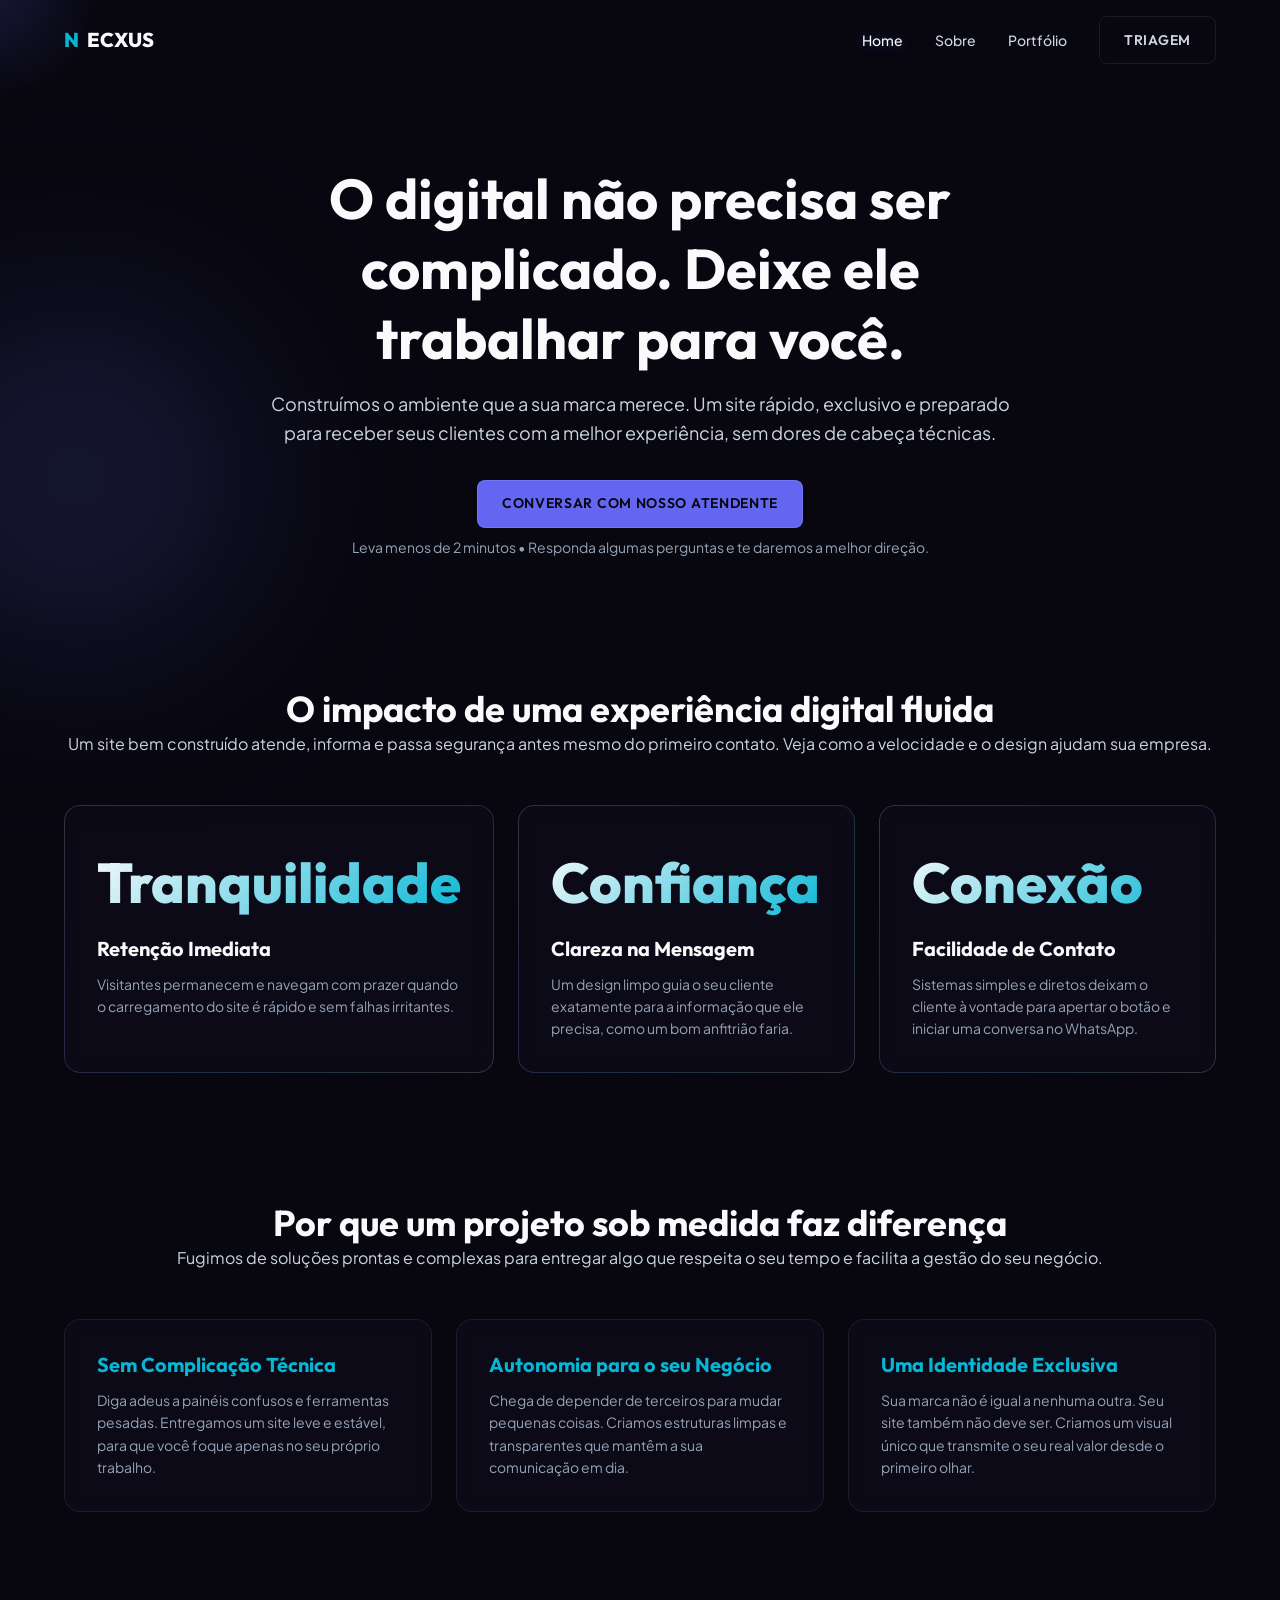
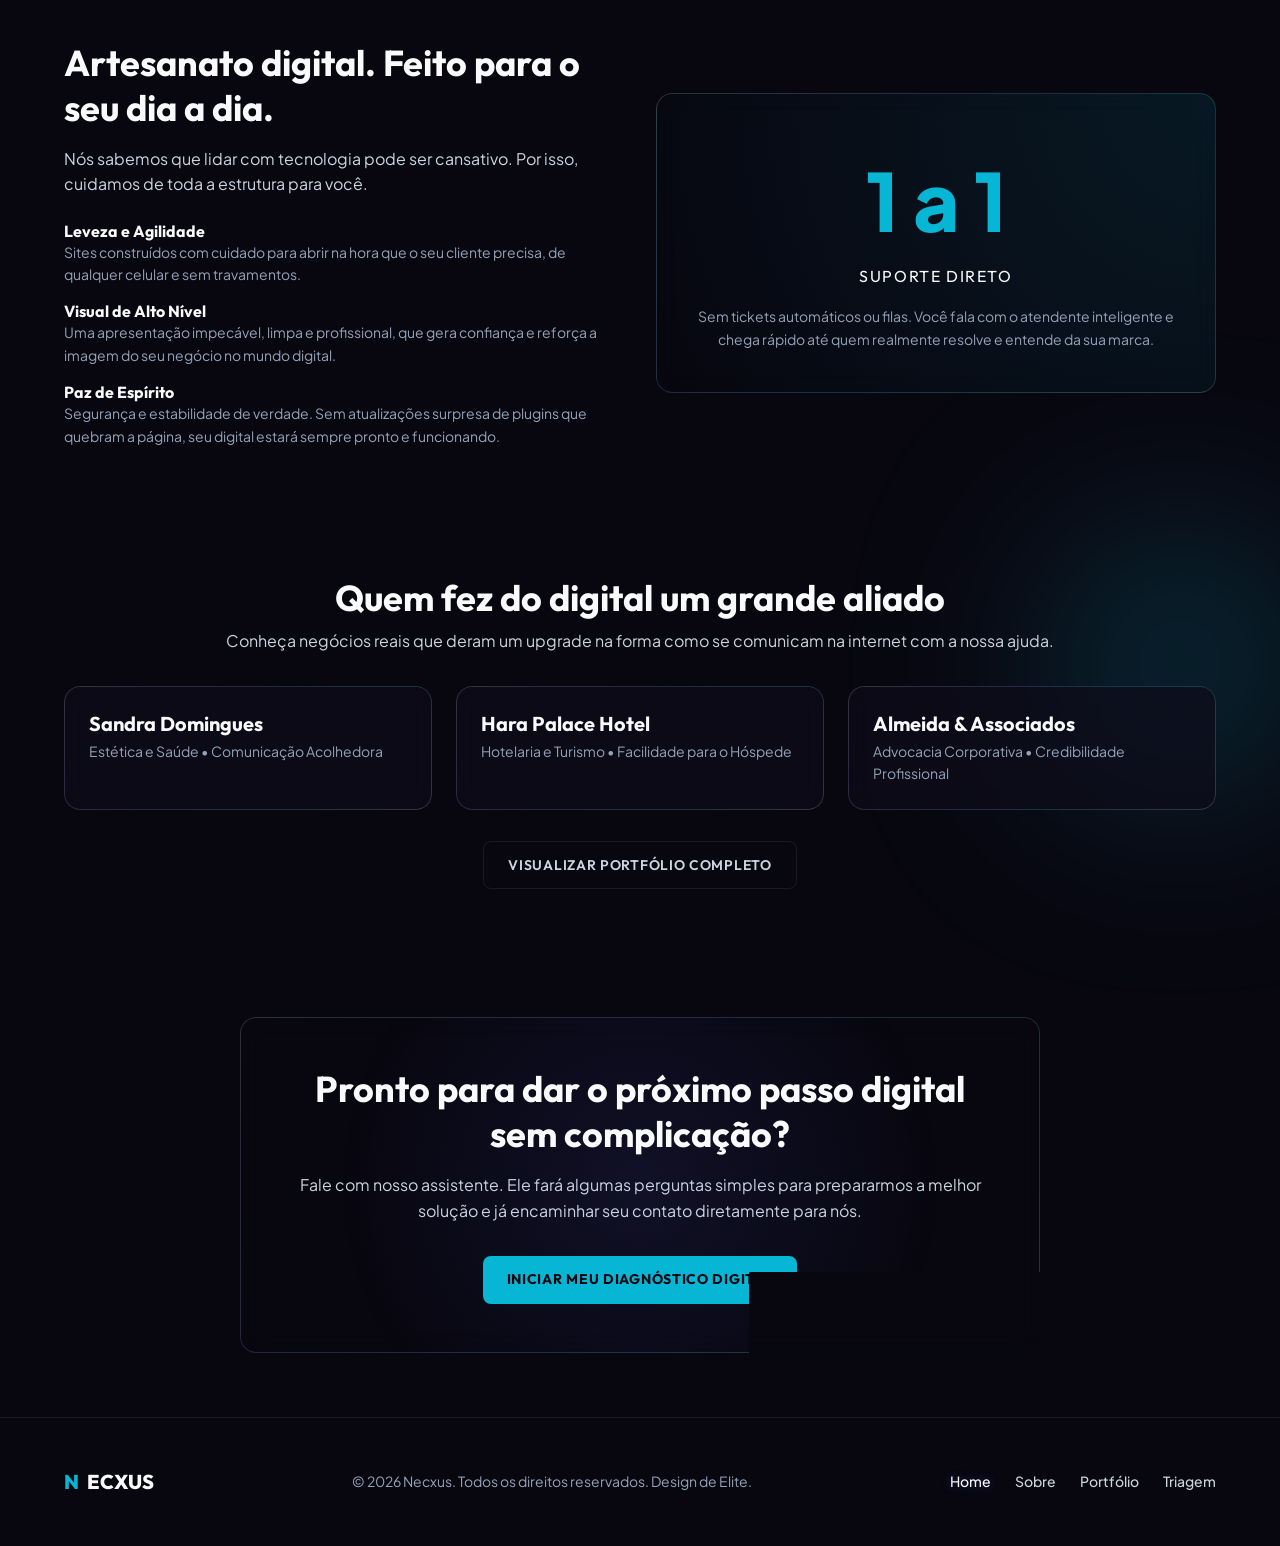
<file: index.html>
<!DOCTYPE html>
<html lang="pt-BR" class="dark">
<head>
  <meta charset="UTF-8">
  <meta name="viewport" content="width=device-width, initial-scale=1.0">
  <title>Necxus | Sites Institucionais e Landing Pages de Elite</title>
  <meta name="description" content="Tenha uma presença digital sob medida. Elevamos o nível da sua marca com um site rápido, seguro e pensado para o seu negócio.">
  <link rel="canonical" href="https://necxus.com.br">
  <meta property="og:title" content="Necxus | Sites Institucionais e Landing Pages de Elite">
  <meta property="og:description" content="Tenha uma presença digital sob medida. Elevamos o nível da sua marca com um site rápido, seguro e pensado para o seu negócio.">
  <meta property="og:url" content="https://necxus.com.br">
  <meta property="og:type" content="website">
  <meta property="og:image" content="https://necxus.com.br/assets/og-image.jpg">
  <link rel="stylesheet" href="css/main.css"><link rel="stylesheet" href="css/layout.css"><link rel="stylesheet" href="css/components.css"><link rel="stylesheet" href="css/effects.css">
  <script type="application/ld+json">{"@context":"https://schema.org","@type":"LocalBusiness","name":"Necxus","image":"https://necxus.com.br/assets/logo.png","@id":"https://necxus.com.br/#organization","url":"https://necxus.com.br","address":{"@type":"PostalAddress","addressCountry":"BR"},"description":"Agência de web design focada em criar sites sob medida, entregando experiências premium, fáceis de usar e sem complicações técnicas para os clientes.","priceRange":"$$$"}</script>
</head>
<body class="cursor-glow">
  <header class="header">
    <div class="container header-container">
      <a href="index.html" class="logo"><span>N</span>ECXUS</a>
      <button class="menu-toggle" id="menuToggle" aria-label="Abrir Menu" aria-expanded="false"><span></span><span></span><span></span></button>
      <nav class="nav-menu" id="navMenu">
        <a href="index.html" class="nav-link">Home</a>
        <a href="sobre.html" class="nav-link">Sobre</a>
        <a href="portfolio.html" class="nav-link">Portfólio</a>
        <a href="atendente.html" class="btn btn-secondary nav-link">Triagem</a>
      </nav>
    </div>
  </header>
  <main class="fade-in-up" style="padding-top: 100px;">
    <div class="orb-container"><div class="orb orb-primary"></div><div class="orb orb-cyan"></div></div>
    <!-- Hero Section -->
    <section class="section">
      <div class="container" style="text-align: center; max-width: 800px;">
        <h1 class="text-6xl" style="margin-bottom: var(--necxus-space-4);">O digital não precisa ser complicado. Deixe ele trabalhar para você.</h1>
        <p class="text-lg text-secondary" style="margin-bottom: var(--necxus-space-8);">Construímos o ambiente que a sua marca merece. Um site rápido, exclusivo e preparado para receber seus clientes com a melhor experiência, sem dores de cabeça técnicas.</p>
        <a href="atendente.html" class="btn btn-primary">Conversar com nosso Atendente</a>
        <p class="text-sm text-muted" style="margin-top: var(--necxus-space-2);">Leva menos de 2 minutos • Responda algumas perguntas e te daremos a melhor direção.</p>
      </div>
    </section>
    <!-- O impacto da experiência -->
    <section class="section">
      <div class="container">
        <div style="text-align: center; margin-bottom: var(--necxus-space-12);">
          <h2 class="text-4xl">O impacto de uma experiência digital fluida</h2>
          <p class="text-secondary">Um site bem construído atende, informa e passa segurança antes mesmo do primeiro contato. Veja como a velocidade e o design ajudam sua empresa.</p>
        </div>
        <div class="grid-3">
          <div class="glass-panel card tilt-card glow-border"><span class="card-stat">Tranquilidade</span><h3 class="card-title">Retenção Imediata</h3><p class="text-muted text-sm">Visitantes permanecem e navegam com prazer quando o carregamento do site é rápido e sem falhas irritantes.</p></div>
          <div class="glass-panel card tilt-card glow-border"><span class="card-stat">Confiança</span><h3 class="card-title">Clareza na Mensagem</h3><p class="text-muted text-sm">Um design limpo guia o seu cliente exatamente para a informação que ele precisa, como um bom anfitrião faria.</p></div>
          <div class="glass-panel card tilt-card glow-border"><span class="card-stat">Conexão</span><h3 class="card-title">Facilidade de Contato</h3><p class="text-muted text-sm">Sistemas simples e diretos deixam o cliente à vontade para apertar o botão e iniciar uma conversa no WhatsApp.</p></div>
        </div>
      </div>
    </section>
    <!-- Por que as Agências Tradicionais Falham -->
    <section class="section">
      <div class="container">
        <div style="text-align: center; margin-bottom: var(--necxus-space-12);">
          <h2 class="text-4xl">Por que um projeto sob medida faz diferença</h2>
          <p class="text-secondary">Fugimos de soluções prontas e complexas para entregar algo que respeita o seu tempo e facilita a gestão do seu negócio.</p>
        </div>
        <div class="grid-3">
          <div class="glass-panel card"><h3 class="card-title" style="color: var(--necxus-color-accent-cyan);">Sem Complicação Técnica</h3><p class="text-muted text-sm">Diga adeus a painéis confusos e ferramentas pesadas. Entregamos um site leve e estável, para que você foque apenas no seu próprio trabalho.</p></div>
          <div class="glass-panel card"><h3 class="card-title" style="color: var(--necxus-color-accent-cyan);">Autonomia para o seu Negócio</h3><p class="text-muted text-sm">Chega de depender de terceiros para mudar pequenas coisas. Criamos estruturas limpas e transparentes que mantêm a sua comunicação em dia.</p></div>
          <div class="glass-panel card"><h3 class="card-title" style="color: var(--necxus-color-accent-cyan);">Uma Identidade Exclusiva</h3><p class="text-muted text-sm">Sua marca não é igual a nenhuma outra. Seu site também não deve ser. Criamos um visual único que transmite o seu real valor desde o primeiro olhar.</p></div>
        </div>
      </div>
    </section>
    <!-- O Método Necxus -->
    <section class="section">
      <div class="container">
        <div class="grid-2">
          <div>
            <h2 class="text-4xl" style="margin-bottom: var(--necxus-space-4);">Artesanato digital. Feito para o seu dia a dia.</h2>
            <p class="text-secondary" style="margin-bottom: var(--necxus-space-6);">Nós sabemos que lidar com tecnologia pode ser cansativo. Por isso, cuidamos de toda a estrutura para você.</p>
            <div style="display:flex; flex-direction:column; gap:var(--necxus-space-4);">
              <div><h4 class="text-primary">Leveza e Agilidade</h4><p class="text-muted text-sm">Sites construídos com cuidado para abrir na hora que o seu cliente precisa, de qualquer celular e sem travamentos.</p></div>
              <div><h4 class="text-primary">Visual de Alto Nível</h4><p class="text-muted text-sm">Uma apresentação impecável, limpa e profissional, que gera confiança e reforça a imagem do seu negócio no mundo digital.</p></div>
              <div><h4 class="text-primary">Paz de Espírito</h4><p class="text-muted text-sm">Segurança e estabilidade de verdade. Sem atualizações surpresa de plugins que quebram a página, seu digital estará sempre pronto e funcionando.</p></div>
            </div>
          </div>
          <div class="glass-panel tilt-card glow-border" style="padding: var(--necxus-space-8); text-align: center; min-height: 300px; display: flex; flex-direction: column; justify-content: center; background: radial-gradient(circle at top right, rgba(6,182,212,0.1), transparent);">
            <div style="font-size: 80px; font-weight: 800; color: var(--necxus-color-accent-cyan);">1 a 1</div>
            <p class="text-primary font-heading" style="letter-spacing: 0.1em;">SUPORTE DIRETO</p>
            <p class="text-muted text-sm" style="margin-top: var(--necxus-space-4);">Sem tickets automáticos ou filas. Você fala com o atendente inteligente e chega rápido até quem realmente resolve e entende da sua marca.</p>
          </div>
        </div>
      </div>
    </section>
    <!-- Portfólio em Destaque -->
    <section class="section">
      <div class="container" style="text-align: center;">
        <h2 class="text-4xl" style="margin-bottom: var(--necxus-space-2);">Quem fez do digital um grande aliado</h2>
        <p class="text-secondary" style="margin-bottom: var(--necxus-space-8);">Conheça negócios reais que deram um upgrade na forma como se comunicam na internet com a nossa ajuda.</p>
        <div class="grid-3" style="margin-bottom: var(--necxus-space-8);">
          <div class="glass-panel card tilt-card glow-border" style="text-align: left; padding: var(--necxus-space-6);"><h3 class="card-title" style="margin-bottom: var(--necxus-space-1);">Sandra Domingues</h3><p class="text-muted text-sm">Estética e Saúde • Comunicação Acolhedora</p></div>
          <div class="glass-panel card tilt-card glow-border" style="text-align: left; padding: var(--necxus-space-6);"><h3 class="card-title" style="margin-bottom: var(--necxus-space-1);">Hara Palace Hotel</h3><p class="text-muted text-sm">Hotelaria e Turismo • Facilidade para o Hóspede</p></div>
          <div class="glass-panel card tilt-card glow-border" style="text-align: left; padding: var(--necxus-space-6);"><h3 class="card-title" style="margin-bottom: var(--necxus-space-1);">Almeida & Associados</h3><p class="text-muted text-sm">Advocacia Corporativa • Credibilidade Profissional</p></div>
        </div>
        <a href="portfolio.html" class="btn btn-secondary">Visualizar Portfólio Completo</a>
      </div>
    </section>
    <!-- Chamada para Ação -->
    <section class="section" style="padding-bottom: var(--necxus-space-16);">
      <div class="container">
        <div class="glass-panel glow-border" style="padding: var(--necxus-space-12); text-align: center; max-width: 800px; margin: 0 auto; background: radial-gradient(circle at center, rgba(99,102,241,0.1) 0%, transparent 70%);">
          <h2 class="text-4xl" style="margin-bottom: var(--necxus-space-4);">Pronto para dar o próximo passo digital sem complicação?</h2>
          <p class="text-secondary" style="margin-bottom: var(--necxus-space-8);">Fale com nosso assistente. Ele fará algumas perguntas simples para prepararmos a melhor solução e já encaminhar seu contato diretamente para nós.</p>
          <a href="atendente.html" class="btn btn-cyan">Iniciar meu Diagnóstico Digital</a>
        </div>
      </div>
    </section>
  </main>
  <footer class="footer">
    <div class="container footer-container">
      <a href="index.html" class="logo"><span>N</span>ECXUS</a>
      <p class="text-sm text-muted">&copy; 2026 Necxus. Todos os direitos reservados. Design de Elite.</p>
      <div class="footer-links">
        <a href="index.html" class="nav-link text-sm">Home</a>
        <a href="sobre.html" class="nav-link text-sm">Sobre</a>
        <a href="portfolio.html" class="nav-link text-sm">Portfólio</a>
        <a href="atendente.html" class="nav-link text-sm">Triagem</a>
      </div>
    </div>
  </footer>
  <script src="js/main.js"></script><script src="js/effects.js"></script>
</body>
</html>
</file>
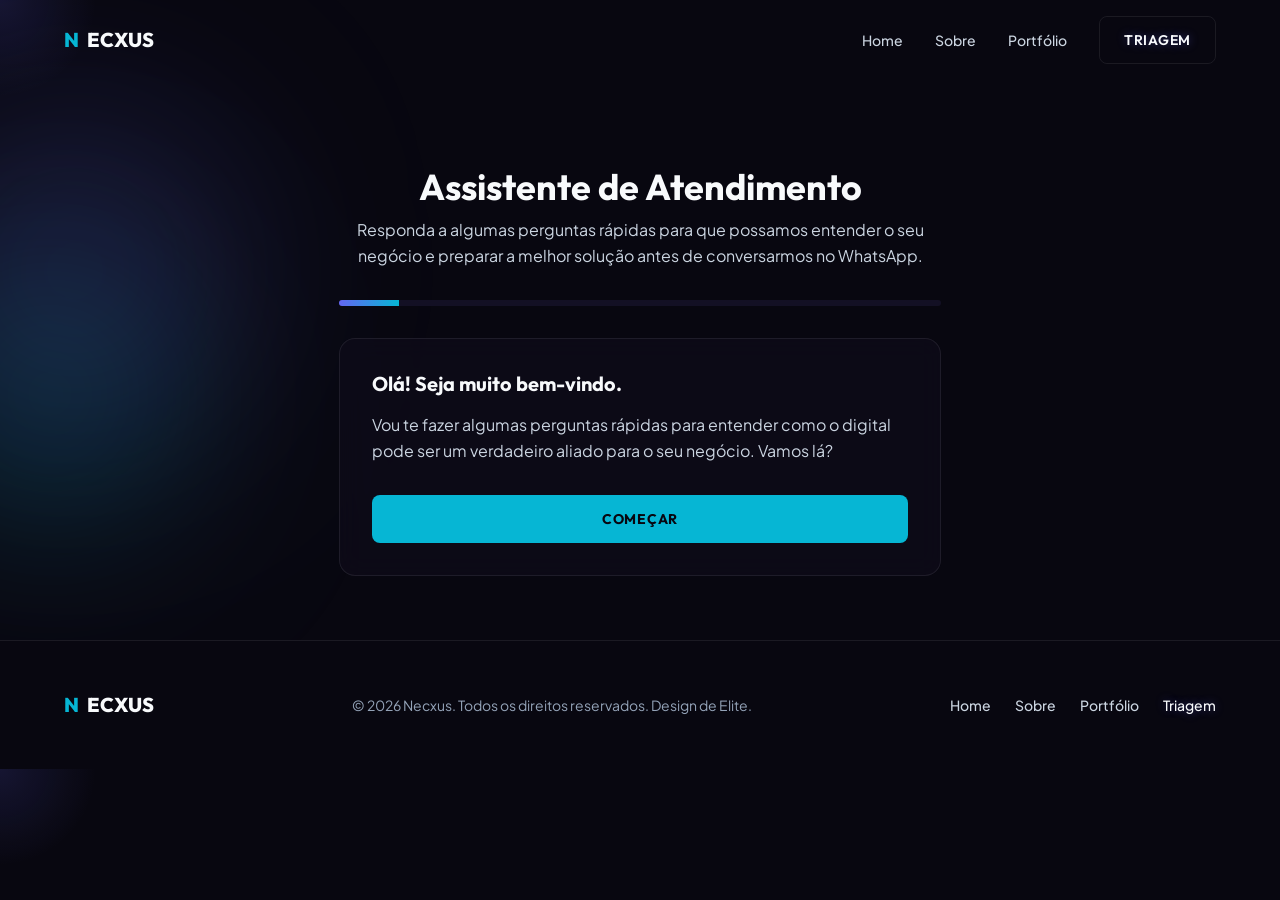
<file: atendente.html>
<!DOCTYPE html>
<html lang="pt-BR" class="dark">
<head>
  <meta charset="UTF-8">
  <meta name="viewport" content="width=device-width, initial-scale=1.0">
  <title>Necxus | Triagem Inteligente para Novos Projetos Web</title>
  <meta name="description" content="Converse com nosso assistente virtual e veja como podemos criar a melhor solução digital para o seu negócio antes mesmo de chegarmos ao WhatsApp.">
  <link rel="canonical" href="https://necxus.com.br/atendente.html">
  <meta property="og:title" content="Necxus | Assistente de Atendimento Virtual">
  <meta property="og:description" content="Converse com nosso assistente virtual e veja como podemos criar a melhor solução digital para o seu negócio antes mesmo de chegarmos ao WhatsApp.">
  <meta property="og:url" content="https://necxus.com.br/atendente.html">
  <meta property="og:type" content="website">
  <meta property="og:image" content="https://necxus.com.br/assets/og-image.jpg">
  <link rel="stylesheet" href="css/main.css"><link rel="stylesheet" href="css/layout.css"><link rel="stylesheet" href="css/components.css"><link rel="stylesheet" href="css/effects.css">
  <script type="application/ld+json">{"@context":"https://schema.org","@type":"BreadcrumbList","itemListElement":[{"@type":"ListItem","position":1,"name":"Home","item":"https://necxus.com.br"},{"@type":"ListItem","position":2,"name":"Triagem","item":"https://necxus.com.br/atendente.html"}]}</script>
</head>
<body class="cursor-glow">
  <header class="header">
    <div class="container header-container">
      <a href="index.html" class="logo"><span>N</span>ECXUS</a>
      <button class="menu-toggle" id="menuToggle" aria-label="Abrir Menu" aria-expanded="false"><span></span><span></span><span></span></button>
      <nav class="nav-menu" id="navMenu">
        <a href="index.html" class="nav-link">Home</a>
        <a href="sobre.html" class="nav-link">Sobre</a>
        <a href="portfolio.html" class="nav-link">Portfólio</a>
        <a href="atendente.html" class="btn btn-secondary nav-link">Triagem</a>
      </nav>
    </div>
  </header>
  <main class="fade-in-up" style="padding-top: 100px;">
    <div class="orb-container"><div class="orb orb-primary" style="top: 15%; right: -100px;"></div><div class="orb orb-cyan" style="bottom: 15%; left: -100px;"></div></div>
    <section class="section">
      <div class="container" style="max-width: 650px; text-align: center;">
        <h1 class="text-4xl" style="margin-bottom: var(--necxus-space-2);">Assistente de Atendimento</h1>
        <p class="text-secondary" style="margin-bottom: var(--necxus-space-8);">Responda a algumas perguntas rápidas para que possamos entender o seu negócio e preparar a melhor solução antes de conversarmos no WhatsApp.</p>
        <!-- Barra de progresso -->
        <div class="progress-container"><div class="progress-bar" id="progressBar" style="width: 10%;"></div></div>
        <!-- Container de Vidro Fosco -->
        <div class="glass-panel" style="padding: var(--necxus-space-8); text-align: left;" id="quizContainer">
          <!-- Casca Etapa 1 -->
          <div class="quiz-step" id="step1">
            <h2 class="text-xl font-heading" style="margin-bottom: var(--necxus-space-4); color: var(--necxus-color-text-primary);">Olá! Seja muito bem-vindo.</h2>
            <p class="text-secondary" style="margin-bottom: var(--necxus-space-8);">Vou te fazer algumas perguntas rápidas para entender como o digital pode ser um verdadeiro aliado para o seu negócio. Vamos lá?</p>
            <button class="btn btn-cyan" style="width: 100%;" id="btnStart">Começar</button>
          </div>
        </div>
      </div>
    </section>
  </main>
  <footer class="footer">
    <div class="container footer-container">
      <a href="index.html" class="logo"><span>N</span>ECXUS</a>
      <p class="text-sm text-muted">&copy; 2026 Necxus. Todos os direitos reservados. Design de Elite.</p>
      <div class="footer-links">
        <a href="index.html" class="nav-link text-sm">Home</a>
        <a href="sobre.html" class="nav-link text-sm">Sobre</a>
        <a href="portfolio.html" class="nav-link text-sm">Portfólio</a>
        <a href="atendente.html" class="nav-link text-sm">Triagem</a>
      </div>
    </div>
  </footer>
  <script src="js/main.js"></script><script src="js/effects.js"></script><script src="js/atendente.js"></script>
</body>
</html>
</file>
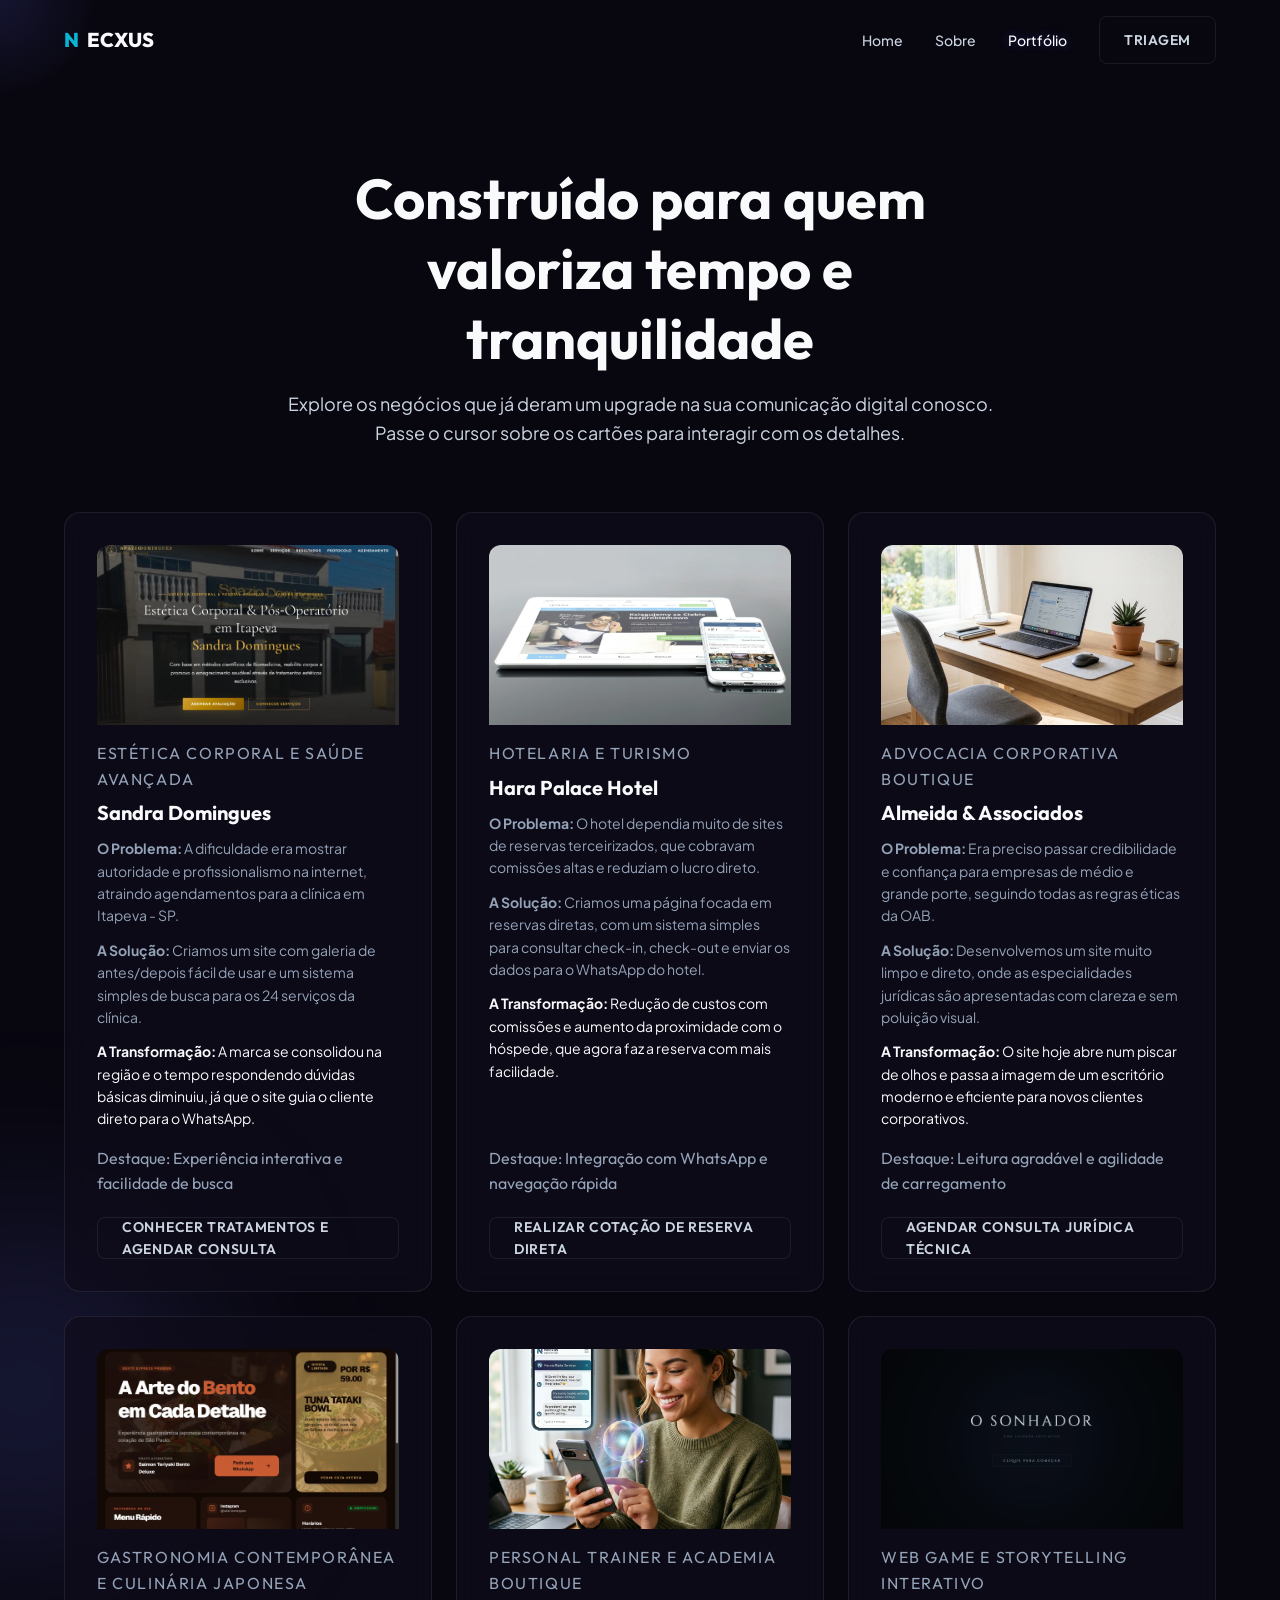
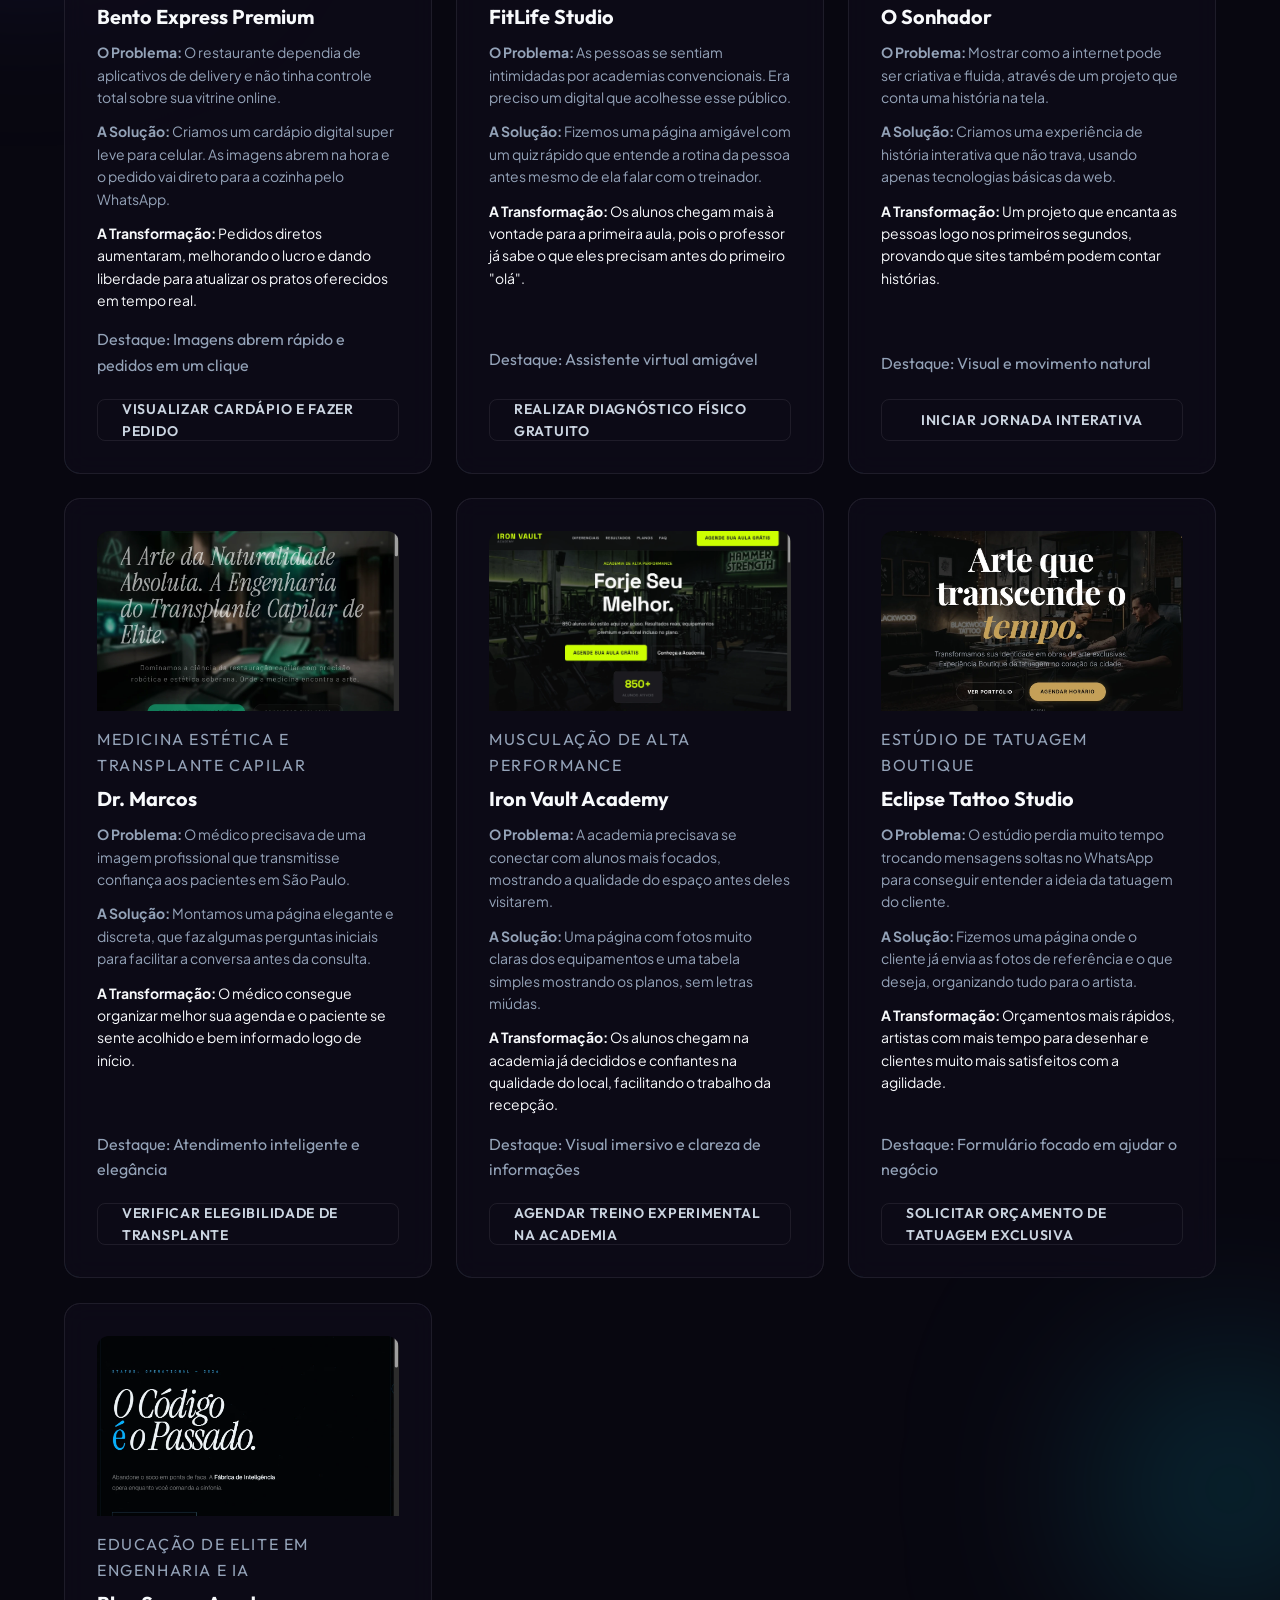
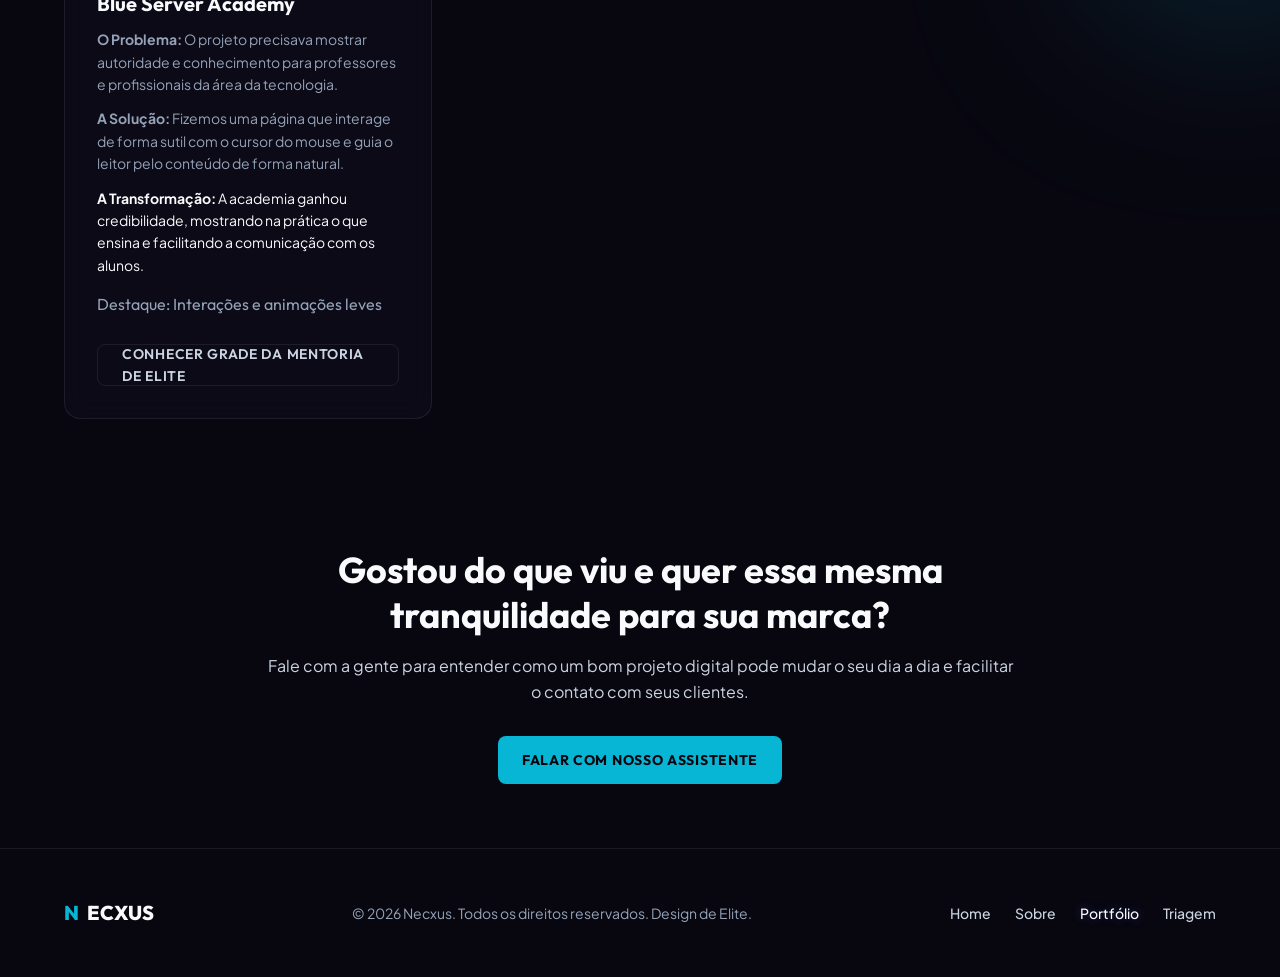
<file: portfolio.html>
<!DOCTYPE html>
<html lang="pt-BR" class="dark">
<head>
  <meta charset="UTF-8">
  <meta name="viewport" content="width=device-width, initial-scale=1.0">
  <title>Necxus | Portfólio de Sites de Altíssima Performance</title>
  <meta name="description" content="Conheça alguns dos projetos que ajudamos a transformar. Veja como o digital pode ser mais simples e trazer bons resultados para o seu negócio.">
  <link rel="canonical" href="https://necxus.com.br/portfolio.html">
  <meta property="og:title" content="Necxus | Portfólio de Sites de Altíssima Performance">
  <meta property="og:description" content="Conheça alguns dos projetos que ajudamos a transformar. Veja como o digital pode ser mais simples e trazer bons resultados para o seu negócio.">
  <meta property="og:url" content="https://necxus.com.br/portfolio.html">
  <meta property="og:type" content="website">
  <meta property="og:image" content="https://necxus.com.br/assets/og-image.jpg">
  <link rel="stylesheet" href="css/main.css"><link rel="stylesheet" href="css/layout.css"><link rel="stylesheet" href="css/components.css"><link rel="stylesheet" href="css/effects.css">
  <script type="application/ld+json">{"@context":"https://schema.org","@type":"BreadcrumbList","itemListElement":[{"@type":"ListItem","position":1,"name":"Home","item":"https://necxus.com.br"},{"@type":"ListItem","position":2,"name":"Portfólio","item":"https://necxus.com.br/portfolio.html"}]}</script>
</head>
<body class="cursor-glow">
  <header class="header">
    <div class="container header-container">
      <a href="index.html" class="logo"><span>N</span>ECXUS</a>
      <button class="menu-toggle" id="menuToggle" aria-label="Abrir Menu" aria-expanded="false"><span></span><span></span><span></span></button>
      <nav class="nav-menu" id="navMenu">
        <a href="index.html" class="nav-link">Home</a>
        <a href="sobre.html" class="nav-link">Sobre</a>
        <a href="portfolio.html" class="nav-link">Portfólio</a>
        <a href="atendente.html" class="btn btn-secondary nav-link">Triagem</a>
      </nav>
    </div>
  </header>
  <main class="fade-in-up" style="padding-top: 100px;">
    <div class="orb-container"><div class="orb orb-primary" style="top: 30%; left: -150px;"></div><div class="orb orb-cyan" style="bottom: 20%; right: -100px;"></div></div>
    <!-- Hero Section -->
    <section class="section">
      <div class="container" style="text-align: center; max-width: 800px;">
        <h1 class="text-6xl" style="margin-bottom: var(--necxus-space-4);">Construído para quem valoriza tempo e tranquilidade</h1>
        <p class="text-lg text-secondary">Explore os negócios que já deram um upgrade na sua comunicação digital conosco. Passe o cursor sobre os cartões para interagir com os detalhes.</p>
      </div>
    </section>
    <!-- Grid de Cases de Elite -->
    <section class="section" style="padding-top: 0;">
      <div class="container">
        <div class="grid-3" id="portfolioGrid"></div>
      </div>
    </section>
    <!-- CTA Final -->
    <section class="section" style="padding-bottom: var(--necxus-space-16);">
      <div class="container" style="text-align: center; max-width: 800px;">
        <h2 class="text-4xl" style="margin-bottom: var(--necxus-space-4);">Gostou do que viu e quer essa mesma tranquilidade para sua marca?</h2>
        <p class="text-secondary" style="margin-bottom: var(--necxus-space-8);">Fale com a gente para entender como um bom projeto digital pode mudar o seu dia a dia e facilitar o contato com seus clientes.</p>
        <a href="atendente.html" class="btn btn-cyan">Falar com nosso Assistente</a>
      </div>
    </section>
  </main>
  <footer class="footer">
    <div class="container footer-container">
      <a href="index.html" class="logo"><span>N</span>ECXUS</a>
      <p class="text-sm text-muted">&copy; 2026 Necxus. Todos os direitos reservados. Design de Elite.</p>
      <div class="footer-links">
        <a href="index.html" class="nav-link text-sm">Home</a>
        <a href="sobre.html" class="nav-link text-sm">Sobre</a>
        <a href="portfolio.html" class="nav-link text-sm">Portfólio</a>
        <a href="atendente.html" class="nav-link text-sm">Triagem</a>
      </div>
    </div>
  </footer>
  <script src="js/main.js"></script><script src="js/portfolio.js"></script><script src="js/effects.js"></script>
</body>
</html>
</file>
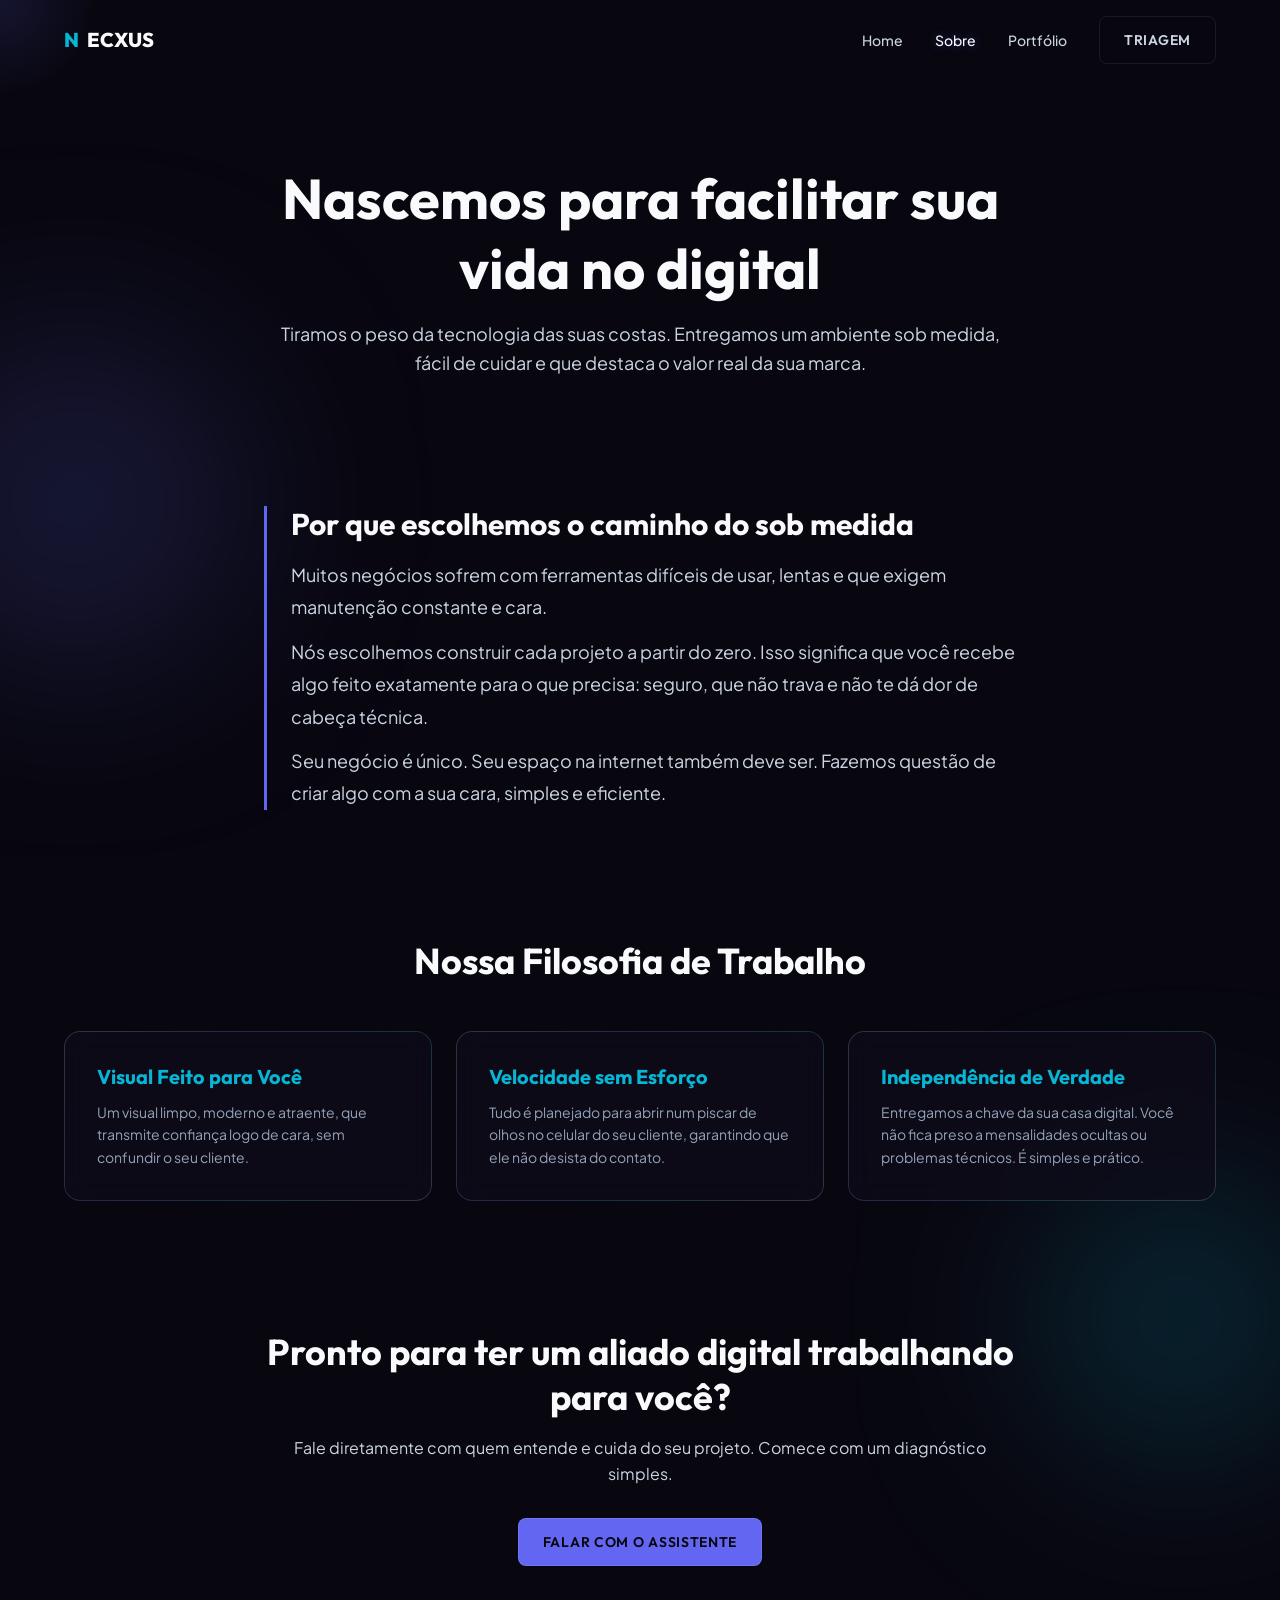
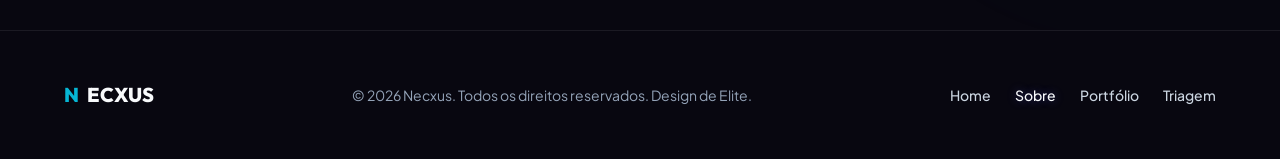
<file: sobre.html>
<!DOCTYPE html>
<html lang="pt-BR" class="dark">
<head>
  <meta charset="UTF-8">
  <meta name="viewport" content="width=device-width, initial-scale=1.0">
  <title>Necxus | Nossa Filosofia e Engenharia de Web Design</title>
  <meta name="description" content="Entenda como transformamos tecnologia em tranquilidade para o seu negócio. Criamos ambientes digitais sob medida para sua marca.">
  <link rel="canonical" href="https://necxus.com.br/sobre.html">
  <meta property="og:title" content="Necxus | Nossa Filosofia e Engenharia de Web Design">
  <meta property="og:description" content="Entenda como transformamos tecnologia em tranquilidade para o seu negócio. Criamos ambientes digitais sob medida para sua marca.">
  <meta property="og:url" content="https://necxus.com.br/sobre.html">
  <meta property="og:type" content="website">
  <meta property="og:image" content="https://necxus.com.br/assets/og-image.jpg">
  <link rel="stylesheet" href="css/main.css"><link rel="stylesheet" href="css/layout.css"><link rel="stylesheet" href="css/components.css"><link rel="stylesheet" href="css/effects.css">
  <script type="application/ld+json">{"@context":"https://schema.org","@type":"BreadcrumbList","itemListElement":[{"@type":"ListItem","position":1,"name":"Home","item":"https://necxus.com.br"},{"@type":"ListItem","position":2,"name":"Sobre","item":"https://necxus.com.br/sobre.html"}]}</script>
</head>
<body class="cursor-glow">
  <header class="header">
    <div class="container header-container">
      <a href="index.html" class="logo"><span>N</span>ECXUS</a>
      <button class="menu-toggle" id="menuToggle" aria-label="Abrir Menu" aria-expanded="false"><span></span><span></span><span></span></button>
      <nav class="nav-menu" id="navMenu">
        <a href="index.html" class="nav-link">Home</a>
        <a href="sobre.html" class="nav-link">Sobre</a>
        <a href="portfolio.html" class="nav-link">Portfólio</a>
        <a href="atendente.html" class="btn btn-secondary nav-link">Triagem</a>
      </nav>
    </div>
  </header>
  <main class="fade-in-up" style="padding-top: 100px;">
    <div class="orb-container"><div class="orb orb-primary" style="top: 20%;"></div><div class="orb orb-cyan" style="bottom: 10%;"></div></div>
    <!-- Hero Section -->
    <section class="section">
      <div class="container" style="text-align: center; max-width: 800px;">
        <h1 class="text-6xl" style="margin-bottom: var(--necxus-space-4);">Nascemos para facilitar sua vida no digital</h1>
        <p class="text-lg text-secondary">Tiramos o peso da tecnologia das suas costas. Entregamos um ambiente sob medida, fácil de cuidar e que destaca o valor real da sua marca.</p>
      </div>
    </section>
    <!-- Por que o sob medida -->
    <section class="section">
      <div class="container" style="max-width: 800px;">
        <div class="manifesto-block">
          <h2 class="text-3xl" style="margin-bottom: var(--necxus-space-4);">Por que escolhemos o caminho do sob medida</h2>
          <p class="text-lg text-secondary" style="margin-bottom: var(--necxus-space-3); line-height: 1.8;">Muitos negócios sofrem com ferramentas difíceis de usar, lentas e que exigem manutenção constante e cara.</p>
          <p class="text-lg text-secondary" style="margin-bottom: var(--necxus-space-3); line-height: 1.8;">Nós escolhemos construir cada projeto a partir do zero. Isso significa que você recebe algo feito exatamente para o que precisa: seguro, que não trava e não te dá dor de cabeça técnica.</p>
          <p class="text-lg text-secondary" style="line-height: 1.8;">Seu negócio é único. Seu espaço na internet também deve ser. Fazemos questão de criar algo com a sua cara, simples e eficiente.</p>
        </div>
      </div>
    </section>
    <!-- Nossos Três Pilares de Engenharia -->
    <section class="section">
      <div class="container">
        <h2 class="text-4xl" style="text-align: center; margin-bottom: var(--necxus-space-12);">Nossa Filosofia de Trabalho</h2>
        <div class="grid-3">
          <div class="glass-panel card tilt-card glow-border"><h3 class="card-title" style="color: var(--necxus-color-accent-cyan);">Visual Feito para Você</h3><p class="text-muted text-sm">Um visual limpo, moderno e atraente, que transmite confiança logo de cara, sem confundir o seu cliente.</p></div>
          <div class="glass-panel card tilt-card glow-border"><h3 class="card-title" style="color: var(--necxus-color-accent-cyan);">Velocidade sem Esforço</h3><p class="text-muted text-sm">Tudo é planejado para abrir num piscar de olhos no celular do seu cliente, garantindo que ele não desista do contato.</p></div>
          <div class="glass-panel card tilt-card glow-border"><h3 class="card-title" style="color: var(--necxus-color-accent-cyan);">Independência de Verdade</h3><p class="text-muted text-sm">Entregamos a chave da sua casa digital. Você não fica preso a mensalidades ocultas ou problemas técnicos. É simples e prático.</p></div>
        </div>
      </div>
    </section>
    <!-- CTA Final -->
    <section class="section" style="padding-bottom: var(--necxus-space-16);">
      <div class="container" style="text-align: center; max-width: 800px;">
        <h2 class="text-4xl" style="margin-bottom: var(--necxus-space-4);">Pronto para ter um aliado digital trabalhando para você?</h2>
        <p class="text-secondary" style="margin-bottom: var(--necxus-space-8);">Fale diretamente com quem entende e cuida do seu projeto. Comece com um diagnóstico simples.</p>
        <a href="atendente.html" class="btn btn-primary">Falar com o Assistente</a>
      </div>
    </section>
  </main>
  <footer class="footer">
    <div class="container footer-container">
      <a href="index.html" class="logo"><span>N</span>ECXUS</a>
      <p class="text-sm text-muted">&copy; 2026 Necxus. Todos os direitos reservados. Design de Elite.</p>
      <div class="footer-links">
        <a href="index.html" class="nav-link text-sm">Home</a>
        <a href="sobre.html" class="nav-link text-sm">Sobre</a>
        <a href="portfolio.html" class="nav-link text-sm">Portfólio</a>
        <a href="atendente.html" class="nav-link text-sm">Triagem</a>
      </div>
    </div>
  </footer>
  <script src="js/main.js"></script><script src="js/effects.js"></script>
</body>
</html>
</file>
<file: css/main.css>
@import url('https://fonts.googleapis.com/css2?family=Outfit:wght@400;500;600;700;800&family=Plus+Jakarta+Sans:wght@400;500;600;700&display=swap');

:root {
  /* --- Cores Primitivas (Neutros & Accents) --- */
  --necxus-color-brand-indigo: #6366f1;
  --necxus-color-brand-cyan: #06b6d4;
  --necxus-color-brand-glow: rgba(99, 102, 241, 0.15);
  --necxus-color-gray-50: #f8fafc;
  --necxus-color-gray-100: #f1f5f9;
  --necxus-color-gray-300: #cbd5e1;
  --necxus-color-gray-400: #94a3b8;
  --necxus-color-gray-600: #475569;
  --necxus-color-gray-800: #1e1b29;
  --necxus-color-gray-900: #0f0c1b;
  --necxus-color-gray-950: #080710;
  /* --- Cores Semânticas (Dark Mode) --- */
  --necxus-color-bg-primary: var(--necxus-color-gray-950);
  --necxus-color-bg-secondary: var(--necxus-color-gray-800);
  --necxus-color-bg-tertiary: #131024;
  --necxus-color-bg-elevated: #1a172e;
  --necxus-color-text-primary: var(--necxus-color-gray-50);
  --necxus-color-text-secondary: var(--necxus-color-gray-300);
  --necxus-color-text-muted: var(--necxus-color-gray-400);
  --necxus-color-text-inverse: var(--necxus-color-gray-950);
  --necxus-color-accent: var(--necxus-color-brand-indigo);
  --necxus-color-accent-hover: #4f46e5;
  --necxus-color-accent-glow: var(--necxus-color-brand-glow);
  --necxus-color-accent-cyan: var(--necxus-color-brand-cyan);
  --necxus-color-border: rgba(255, 255, 255, 0.08);
  --necxus-color-border-hover: rgba(99, 102, 241, 0.4);
  /* --- Tipografia --- */
  --necxus-font-family-heading: 'Outfit', -apple-system, BlinkMacSystemFont, sans-serif;
  --necxus-font-family-body: 'Plus Jakarta Sans', -apple-system, BlinkMacSystemFont, sans-serif;
  --necxus-font-size-sm: 0.875rem;
  --necxus-font-size-base: 1rem;
  --necxus-font-size-lg: 1.125rem;
  --necxus-font-size-xl: 1.25rem;
  --necxus-font-size-3xl: 1.875rem;
  --necxus-font-size-4xl: 2.25rem;
  --necxus-font-size-6xl: 3.5rem;
  /* --- Espaçamento (Base-8px) --- */
  --necxus-space-1: 0.25rem;
  --necxus-space-2: 0.5rem;
  --necxus-space-3: 0.75rem;
  --necxus-space-4: 1rem;
  --necxus-space-5: 1.25rem;
  --necxus-space-6: 1.5rem;
  --necxus-space-8: 2rem;
  --necxus-space-10: 2.5rem;
  --necxus-space-12: 3rem;
  --necxus-space-16: 4rem;
  /* --- Arredondamento (Radii) --- */
  --necxus-radius-sm: 4px;
  --necxus-radius-md: 6px;
  --necxus-radius-lg: 8px;
  --necxus-radius-xl: 12px;
  --necxus-radius-2xl: 16px;
  --necxus-radius-full: 9999px;
  /* --- Transições --- */
  --necxus-transition-fast: 0.15s ease;
  --necxus-transition-normal: 0.3s cubic-bezier(0.4, 0, 0.2, 1);
  --necxus-transition-slow: 0.5s cubic-bezier(0.4, 0, 0.2, 1);
}

.dark {
  --necxus-color-bg-primary: var(--necxus-color-gray-950);
  --necxus-color-bg-secondary: var(--necxus-color-gray-800);
  --necxus-color-bg-tertiary: #131024;
  --necxus-color-bg-elevated: #1a172e;
}

/* ═══ RESET GLOBAL MODERNO ═══ */
*, *::before, *::after {
  box-sizing: border-box;
  margin: 0;
  padding: 0;
}
html {
  font-size: 16px;
  scroll-behavior: smooth;
  -webkit-text-size-adjust: 100%;
}
body {
  background-color: var(--necxus-color-bg-primary);
  color: var(--necxus-color-text-secondary);
  font-family: var(--necxus-font-family-body);
  font-size: var(--necxus-font-size-base);
  line-height: 1.6;
  -webkit-font-smoothing: antialiased;
  overflow-x: hidden;
}
h1, h2, h3, h4, h5, h6 {
  color: var(--necxus-color-text-primary);
  font-family: var(--necxus-font-family-heading);
  font-weight: 700;
  line-height: 1.25;
}
a {
  color: inherit;
  text-decoration: none;
  transition: var(--necxus-transition-fast);
}
button, input, select, textarea {
  font: inherit;
  color: inherit;
  background: transparent;
  border: none;
}
button { cursor: pointer; }
img, picture, video, canvas, svg {
  display: block;
  max-width: 100%;
  height: auto;
}

/* ═══ CLASSES UTILITÁRIAS & EFEITOS ═══ */
.font-heading { font-family: var(--necxus-font-family-heading); }
.font-body { font-family: var(--necxus-font-family-body); }
.text-sm { font-size: var(--necxus-font-size-sm); }
.text-base { font-size: var(--necxus-font-size-base); }
.text-lg { font-size: var(--necxus-font-size-lg); }
.text-xl { font-size: var(--necxus-font-size-xl); }
.text-3xl { font-size: var(--necxus-font-size-3xl); }
.text-4xl { font-size: var(--necxus-font-size-4xl); }
.text-6xl { font-size: var(--necxus-font-size-6xl); }
.text-primary { color: var(--necxus-color-text-primary); }
.text-secondary { color: var(--necxus-color-text-secondary); }
.text-muted { color: var(--necxus-color-text-muted); }

.cursor-glow {
  background-image: radial-gradient(circle 120px at var(--x, 0px) var(--y, 0px), var(--necxus-color-brand-glow), transparent 80%);
}
.glass-panel {
  background: rgba(15, 12, 27, 0.7);
  backdrop-filter: blur(12px);
  -webkit-backdrop-filter: blur(12px);
  border: 1px solid var(--necxus-color-border);
  border-radius: var(--necxus-radius-2xl);
  transition: border-color var(--necxus-transition-normal), box-shadow var(--necxus-transition-normal), transform var(--necxus-transition-normal);
}
.glass-panel:hover {
  border-color: var(--necxus-color-border-hover);
  box-shadow: 0 8px 30px rgba(99, 102, 241, 0.1);
}
</file>
<file: css/layout.css>
@import 'header.css';
@import 'footer.css';

/* Layout Geral */
.container {
  width: 100%;
  max-width: 1200px;
  margin: 0 auto;
  padding: 0 var(--necxus-space-6);
}

.section {
  padding: var(--necxus-space-16) 0;
  position: relative;
}

/* Grids & Flex */
.grid-2 {
  display: grid;
  grid-template-columns: 1fr;
  gap: var(--necxus-space-8);
  align-items: center;
}

.grid-3 {
  display: grid;
  grid-template-columns: 1fr;
  gap: var(--necxus-space-6);
}

@media (min-width: 768px) {
  .grid-2 {
    grid-template-columns: repeat(2, 1fr);
  }
  .grid-3 {
    grid-template-columns: repeat(3, 1fr);
  }
}

.manifesto-block {
  border-left: 3px solid var(--necxus-color-accent);
  padding-left: var(--necxus-space-6);
  margin-left: 0;
  margin-right: 0;
}

@media (max-width: 767px) {
  .manifesto-block {
    padding-left: var(--necxus-space-4);
  }
}
</file>
<file: css/components.css>
@import 'buttons.css';
@import 'cards.css';
@import 'forms.css';
</file>
<file: css/effects.css>
/* Background Orbs */
.orb-container {
  position: absolute;
  top: 0;
  left: 0;
  width: 100%;
  height: 100%;
  overflow: hidden;
  z-index: -1;
  pointer-events: none;
}

.orb {
  position: absolute;
  border-radius: var(--necxus-radius-full);
  filter: blur(80px);
  opacity: 0.15;
  mix-blend-mode: screen;
}

.orb-primary {
  width: 350px;
  height: 350px;
  background-color: var(--necxus-color-brand-indigo);
  top: 10%;
  left: -100px;
  animation: floatOrb 12s infinite alternate ease-in-out;
}

.orb-cyan {
  width: 300px;
  height: 300px;
  background-color: var(--necxus-color-brand-cyan);
  bottom: 20%;
  right: -50px;
  animation: floatOrb 15s infinite alternate-reverse ease-in-out;
}

@keyframes floatOrb {
  0% {
    transform: translateY(0) scale(1);
  }
  100% {
    transform: translateY(40px) scale(1.1);
  }
}

/* Glow Contours & Gradients */
.glow-border {
  position: relative;
  z-index: 1;
}

.glow-border::before {
  content: '';
  position: absolute;
  inset: -1px;
  border-radius: inherit;
  padding: 1px;
  background: linear-gradient(135deg, rgba(255, 255, 255, 0.1), rgba(99, 102, 241, 0.15), rgba(6, 182, 212, 0.15), rgba(255, 255, 255, 0.1));
  -webkit-mask: linear-gradient(#fff 0 0) content-box, linear-gradient(#fff 0 0);
  -webkit-mask-composite: xor;
  mask-composite: exclude;
  pointer-events: none;
  transition: opacity var(--necxus-transition-normal);
}

.glow-border:hover::before {
  background: linear-gradient(135deg, rgba(99, 102, 241, 0.5), rgba(6, 182, 212, 0.5));
}

/* 3D Tilt Transitions */
.tilt-card {
  transform-style: preserve-3d;
  transform: perspective(1000px) rotateX(0deg) rotateY(0deg) scale3d(1, 1, 1);
  transition: transform 0.1s ease-out, box-shadow var(--necxus-transition-normal), border-color var(--necxus-transition-normal);
}

/* Page Transitions / Micro-interactions */
.fade-in-up {
  animation: fadeInUp 0.8s cubic-bezier(0.16, 1, 0.3, 1) both;
}

@keyframes fadeInUp {
  from {
    opacity: 0;
    transform: translateY(20px);
  }
  to {
    opacity: 1;
    transform: translateY(0);
  }
}

/* Interactive Cursor Glow Element */
.interactive-glow {
  position: absolute;
  top: 0;
  left: 0;
  width: 100%;
  height: 100%;
  z-index: 0;
  pointer-events: none;
}
</file>
